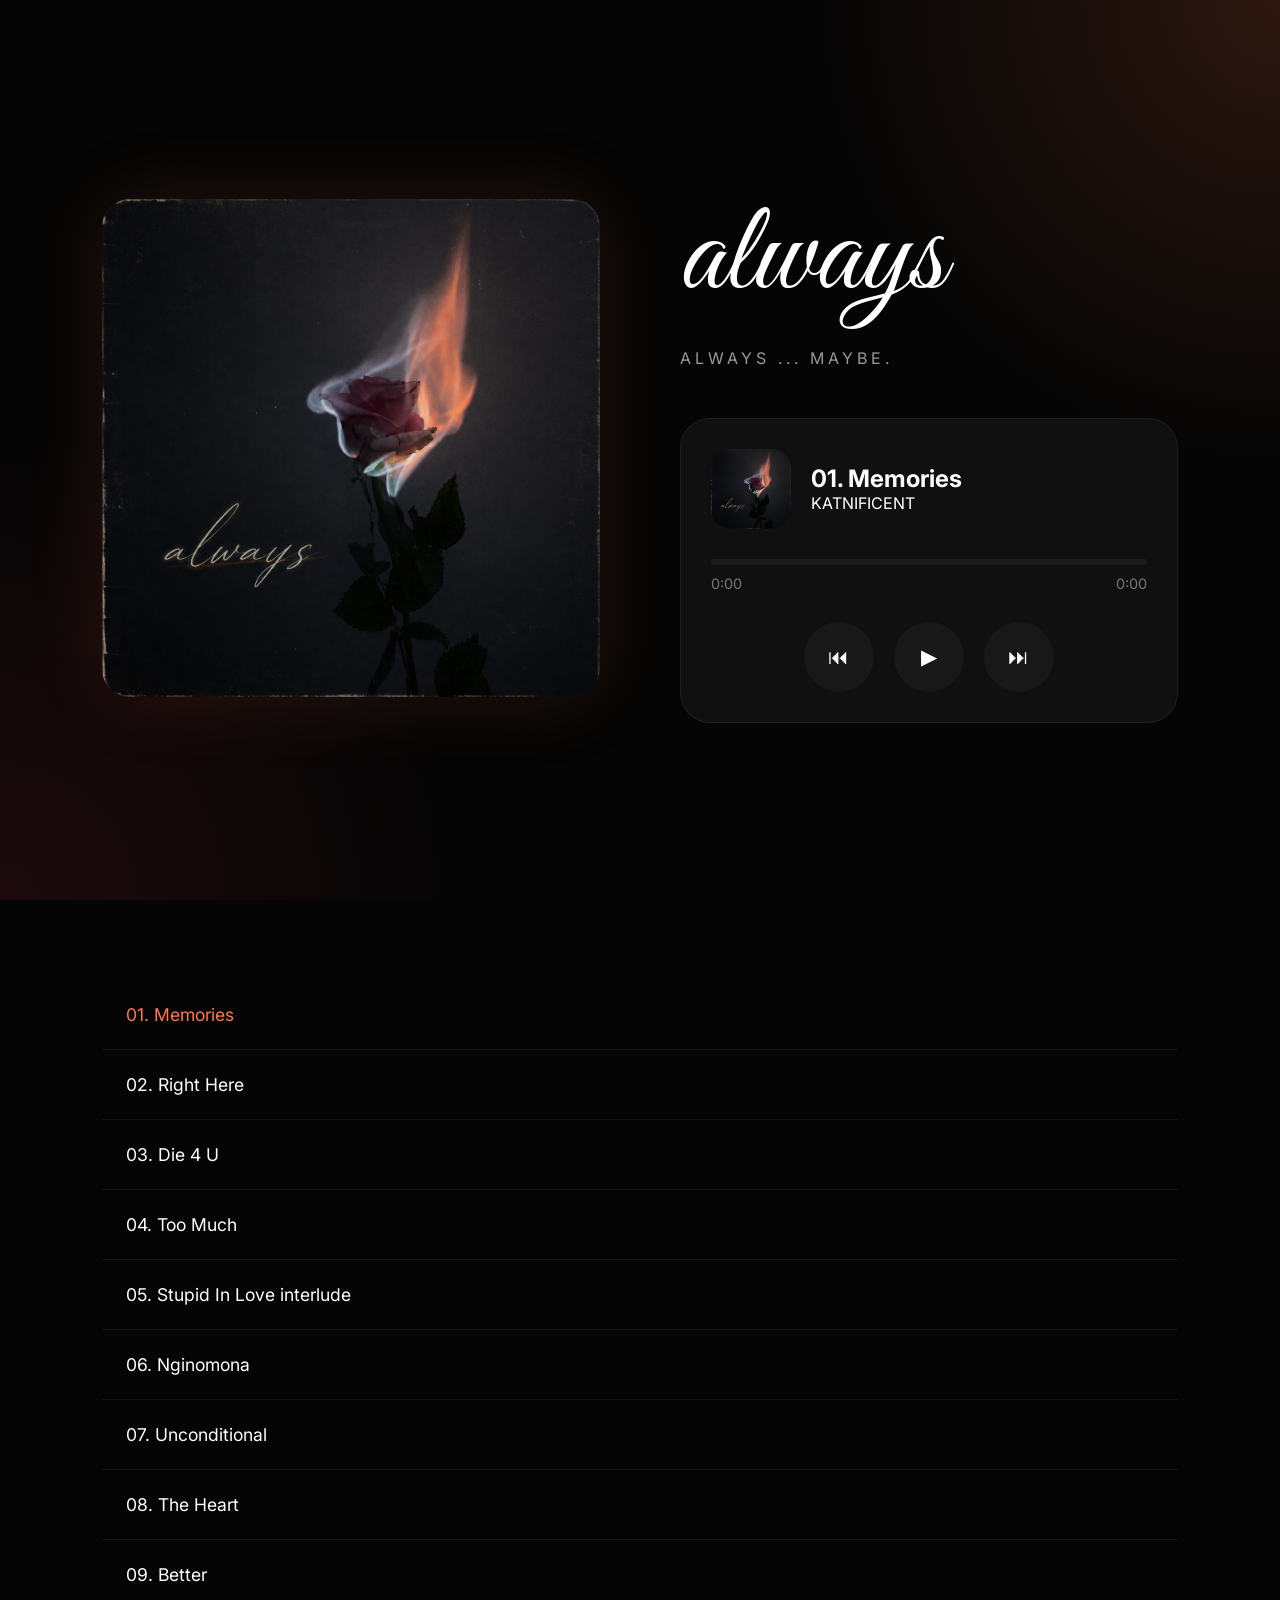
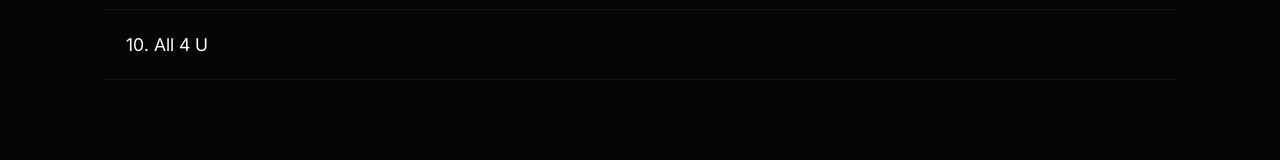
<file: index.html>
<!DOCTYPE html>
<html lang="en">
<head>

  <meta charset="UTF-8">
  <meta name="viewport" content="width=device-width, initial-scale=1.0">

  <title>always — Exclusive Experience</title>

  <link rel="stylesheet" href="styles/style.css">

  <link rel="preconnect" href="https://fonts.googleapis.com">
  <link href="https://fonts.googleapis.com/css2?family=Great+Vibes&family=Inter:wght@300;400;500;600&display=swap" rel="stylesheet">

</head>

<body>

<div class="background"></div>

<!-- HERO -->

<section class="hero">

  <div class="cover-wrap">

    <img src="images/646f74db-b14f-4355-9e38-81a350dade53.png" class="cover">

  </div>

  <div class="content">

    <h1>always</h1>

    <p class="tagline">
      Always ... Maybe.
    </p>

    <!-- PLAYER -->

    <div class="player">

      <div class="top-player">

        <img src="images/646f74db-b14f-4355-9e38-81a350dade53.png" class="mini-cover">

        <div>
          <h2 id="songTitle">Memories</h2>
          <p>KATNIFICENT</p>
        </div>

      </div>

      <!-- PROGRESS -->

      <div class="progress-container">

        <div class="progress-bar" id="progressBar"></div>

      </div>

      <!-- TIME -->

      <div class="time">

        <span id="currentTime">0:00</span>
        <span id="duration">0:00</span>

      </div>

      <!-- CONTROLS -->

      <div class="controls">

        <button id="prev">⏮</button>

        <button id="play">▶</button>

        <button id="next">⏭</button>

      </div>

      <!-- AUDIO -->

      <audio id="audio"></audio>

    </div>

  </div>

</section>

<!-- TRACKLIST -->

<section class="tracks">

  <div class="track active" data-src="music/memories.mp3">
    01. Memories
  </div>

  <div class="track" data-src="music/any other way.mp3">
    02. Right Here
  </div>

  <div class="track" data-src="music/die for you.mp3">
    03. Die 4 U
  </div>

  <div class="track" data-src="music/22much.mp3">
    04. Too Much
  </div>

  <div class="track" data-src="music/stupid in loveSNIPPET.mp3">
    05. Stupid In Love interlude
  </div>

  <div class="track" data-src="music/betterW.mp3">
    06. Nginomona
  </div>

  <div class="track" data-src="music/Unconditional .mp3">
    07. Unconditional
  </div>

  <div class="track" data-src="music/the heart.mp3">
    08. The Heart
  </div>

  <div class="track" data-src="music/streets.mp3">
    09. Better
  </div>

  <div class="track" data-src="music/its all for you.mp3">
    10. All 4 U
  </div>

</section>

<script src="scripts/scripts.js"></script>

</body>
</html>
</file>
<file: styles/style.css>
*{
  margin:0;
  padding:0;
  box-sizing:border-box;
}

body{
  background:#050505;
  color:white;
  font-family:'Inter',sans-serif;
  overflow-x:hidden;
}

.background{
  position:fixed;
  inset:0;
  background:
  radial-gradient(circle at top right,#ff784928,transparent 30%),
  radial-gradient(circle at bottom left,#7a1d2c33,transparent 30%),
  #050505;
  z-index:-1;
}

.hero{
  min-height:100vh;
  display:flex;
  align-items:center;
  justify-content:center;
  gap:80px;
  padding:80px 8%;
  flex-wrap:wrap;
}

.cover-wrap{
  flex:1;
  min-width:300px;
}

.cover{
  width:100%;
  border-radius:28px;
  box-shadow:
  0 0 80px rgba(255,120,73,.12);
}

.content{
  flex:1;
  min-width:300px;
}

h1{
  font-family:'Great Vibes',cursive;
  font-size:8rem;
  font-weight:400;
}

.tagline{
  margin-top:10px;
  color:#999;
  letter-spacing:4px;
  text-transform:uppercase;
}

.player{
  margin-top:50px;
  background:#101010;
  border:1px solid rgba(255,255,255,.06);
  padding:30px;
  border-radius:30px;
}

.top-player{
  display:flex;
  align-items:center;
  gap:20px;
}

.mini-cover{
  width:80px;
  height:80px;
  border-radius:20px;
  object-fit:cover;
}

.progress-container{
  width:100%;
  height:6px;
  background:#1c1c1c;
  border-radius:100px;
  margin-top:30px;
  overflow:hidden;
  cursor:pointer;
}

.progress-bar{
  height:100%;
  width:0%;
  background:linear-gradient(to right,#ff7849,#ffb08e);
}

.time{
  display:flex;
  justify-content:space-between;
  margin-top:10px;
  color:#777;
  font-size:.9rem;
}

.controls{
  display:flex;
  justify-content:center;
  gap:20px;
  margin-top:30px;
}

.controls button{
  width:70px;
  height:70px;
  border-radius:50%;
  border:none;
  background:#181818;
  color:white;
  font-size:1.3rem;
  cursor:pointer;
  transition:.3s;
}

.controls button:hover{
  transform:translateY(-4px);
  background:#ff7849;
}

.tracks{
  padding:80px 8%;
}

.track{
  padding:24px;
  border-bottom:1px solid rgba(255,255,255,.06);
  cursor:pointer;
  transition:.3s;
  font-size:1.1rem;
}

.track:hover{
  background:#111;
  padding-left:40px;
}

.track.active{
  color:#ff7849;
}

@media(max-width:768px){

  h1{
    font-size:5rem;
    text-align:center;
  }

  .tagline{
    text-align:center;
  }

  .content{
    width:100%;
  }

  .controls button{
    width:60px;
    height:60px;
  }

}
</file>
